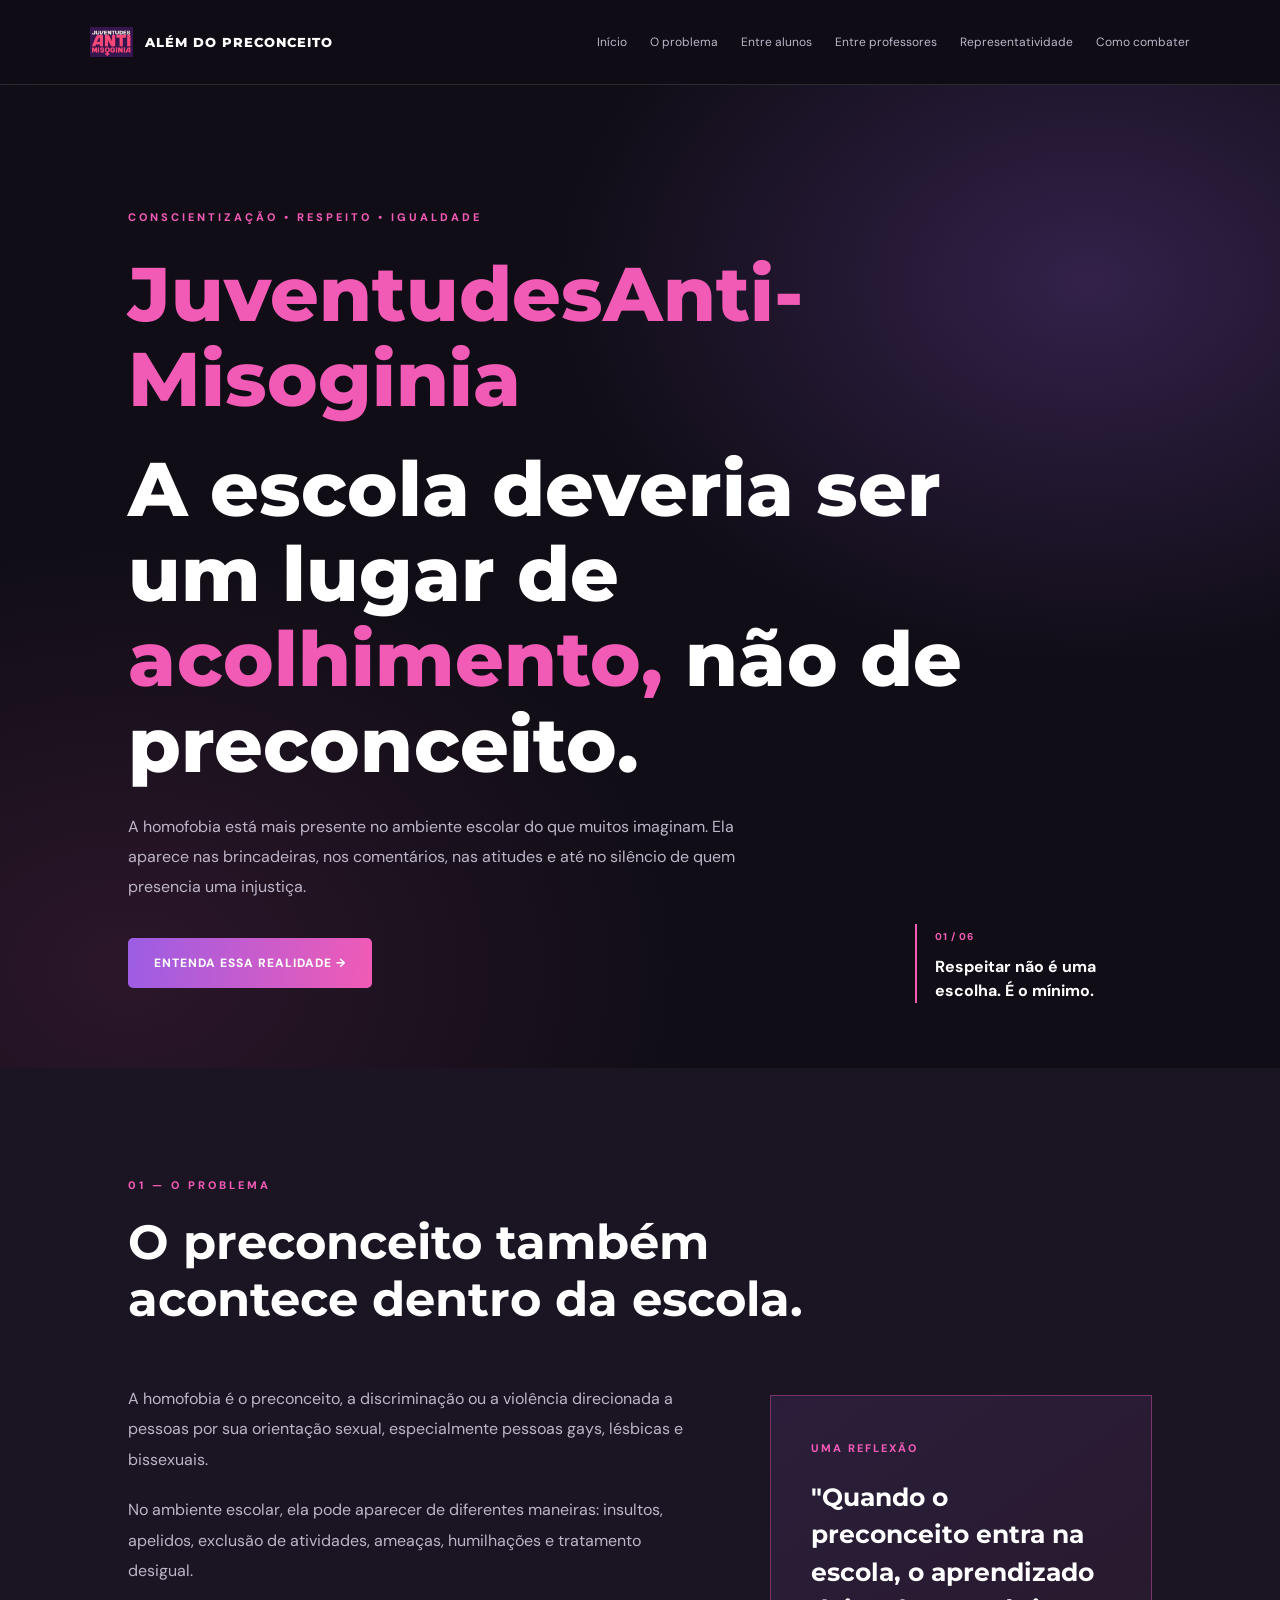
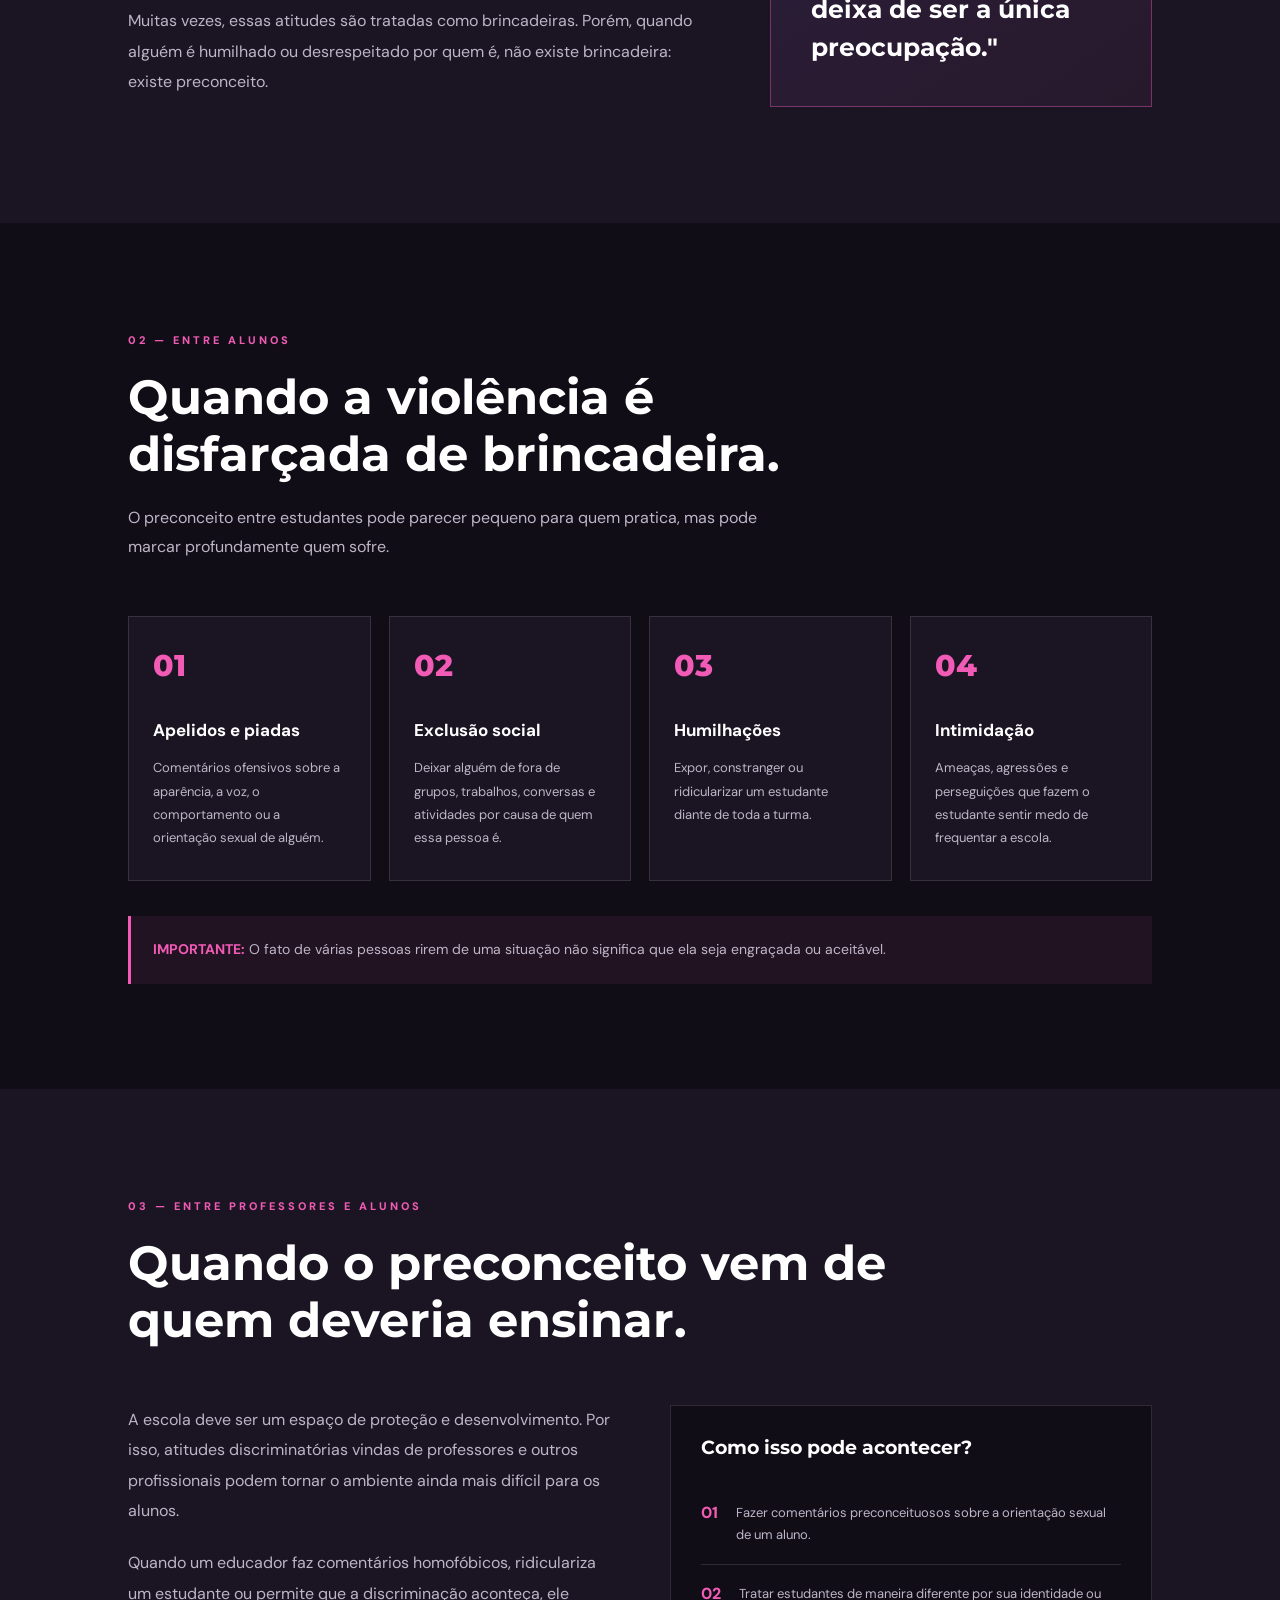
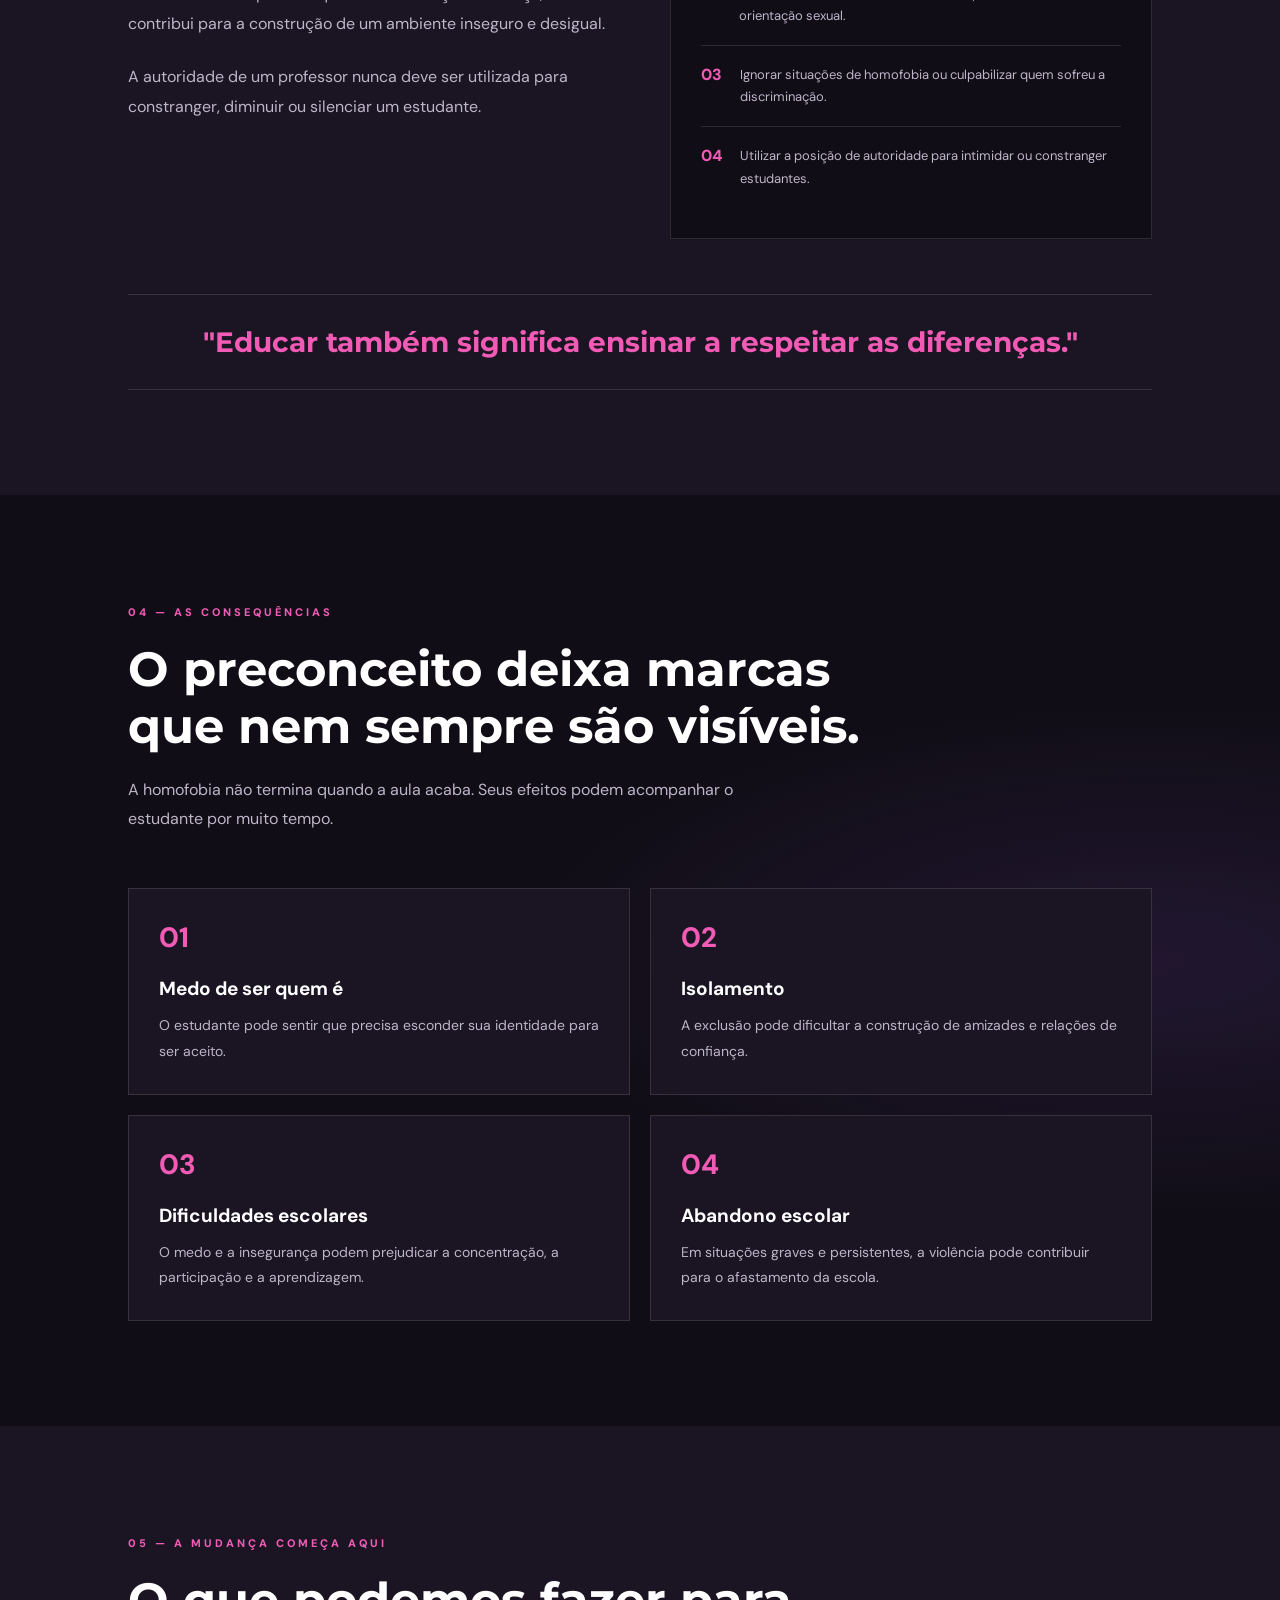
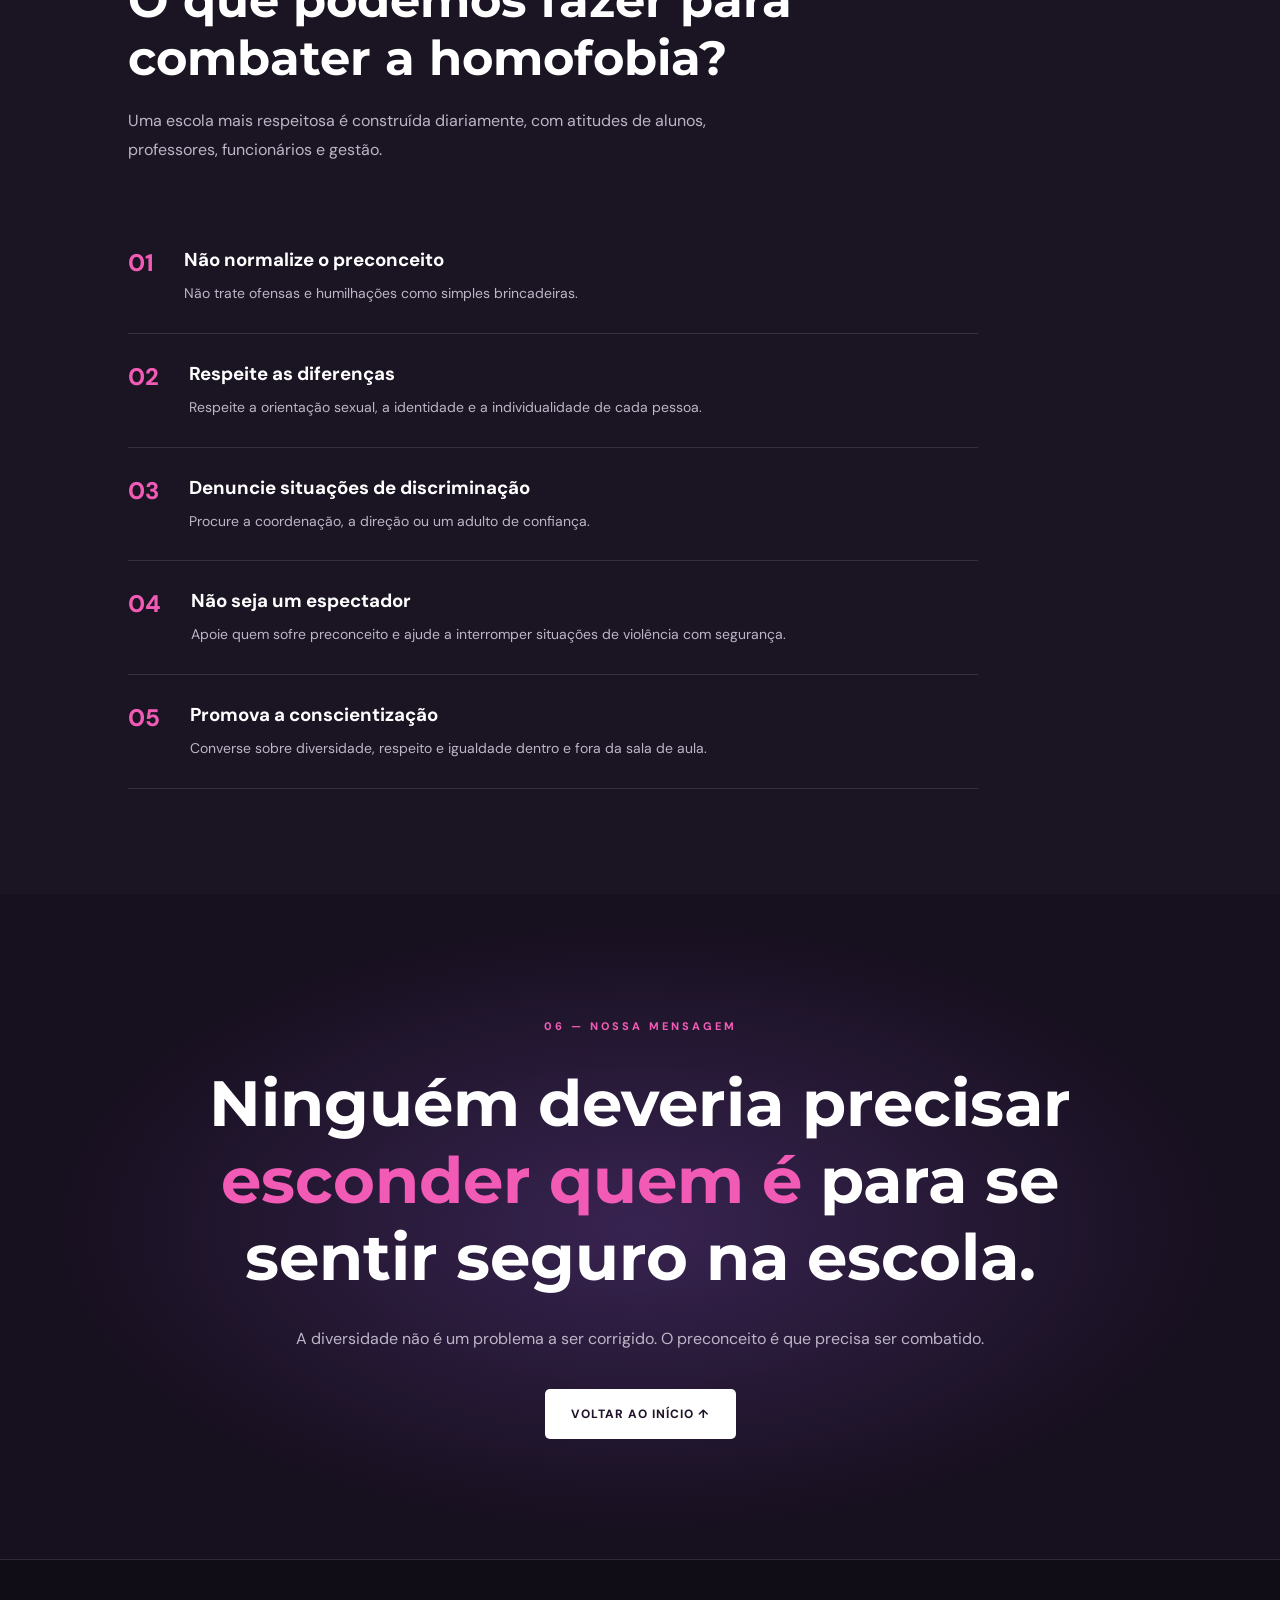
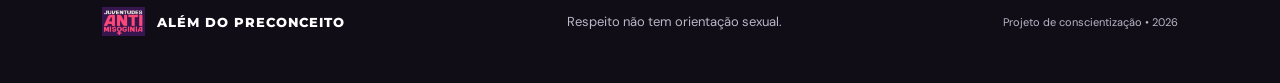
<file: index.html>
<!DOCTYPE html>
<html lang="pt-BR">
<head>
    <meta charset="UTF-8">
    <meta name="viewport" content="width=device-width, initial-scale=1.0">

    <title>Além do Preconceito | Homofobia na Escola</title>

    <link rel="stylesheet" href="style.css">
    <link rel="preconnect" href="https://fonts.googleapis.com">
    <link rel="preconnect" href="https://fonts.gstatic.com" crossorigin>
    <link href="https://fonts.googleapis.com/css2?family=DM+Sans:wght@400;500;600;700&family=Montserrat:wght@400;500;600;700;800&display=swap" rel="stylesheet">
</head>

<body>

    <!-- CABEÇALHO -->
    <header class="cabecalho">
        <div class="logo">
            <img src="logo.png" alt="Logo do projeto">
            <span>ALÉM DO PRECONCEITO</span>
        </div>

        <button class="menu-toggle" id="menu-toggle" aria-label="Abrir menu">
            ☰
        </button>

        
<nav class="menu" id="menu">
    <a href="index.html">Início</a>
    <a href="index.html#sobre">O problema</a>
    <a href="index.html#alunos">Entre alunos</a>
    <a href="index.html#professores">Entre professores</a>
    <a href="representatividade.html">Representatividade</a>
    <a href="index.html#solucoes">Como combater</a>
</nav>
    </header>

    <main>

        <!-- INÍCIO -->
        <section class="hero" id="inicio">
            <div class="hero-content">
                <span class="etiqueta">CONSCIENTIZAÇÃO • RESPEITO • IGUALDADE</span>

            <h1><span>JuventudesAnti-Misoginia</span></h1>

                <h1>
                    A escola deveria ser um lugar de
                    <span>acolhimento,</span>
                    não de preconceito.
                </h1>

                <p>
                    A homofobia está mais presente no ambiente escolar
                    do que muitos imaginam. Ela aparece nas brincadeiras,
                    nos comentários, nas atitudes e até no silêncio de quem
                    presencia uma injustiça.
                </p>

                <a href="#sobre" class="botao">
                    ENTENDA ESSA REALIDADE →
                </a>
            </div>

            <div class="hero-frase">
                <span>01 / 06</span>
                <h2>Respeitar não é uma escolha. É o mínimo.</h2>
            </div>
        </section>

        <!-- SOBRE -->
        <section class="secao sobre" id="sobre">
            <div class="titulo-secao">
                <span>01 — O PROBLEMA</span>
                <h2>O preconceito também acontece dentro da escola.</h2>
            </div>

            <div class="sobre-conteudo">
                <div>
                    <p>
                        A homofobia é o preconceito, a discriminação ou a
                        violência direcionada a pessoas por sua orientação
                        sexual, especialmente pessoas gays, lésbicas e bissexuais.
                    </p>

                    <p>
                        No ambiente escolar, ela pode aparecer de diferentes
                        maneiras: insultos, apelidos, exclusão de atividades,
                        ameaças, humilhações e tratamento desigual.
                    </p>

                    <p>
                        Muitas vezes, essas atitudes são tratadas como
                        brincadeiras. Porém, quando alguém é humilhado ou
                        desrespeitado por quem é, não existe brincadeira:
                        existe preconceito.
                    </p>
                </div>

                <div class="frase-destaque">
                    <span>UMA REFLEXÃO</span>
                    <h3>
                        "Quando o preconceito entra na escola,
                        o aprendizado deixa de ser a única preocupação."
                    </h3>
                </div>
            </div>
        </section>

        <!-- ENTRE ALUNOS -->
        <section class="secao alunos" id="alunos">
            <div class="titulo-secao">
                <span>02 — ENTRE ALUNOS</span>
                <h2>Quando a violência é disfarçada de brincadeira.</h2>
                <p>
                    O preconceito entre estudantes pode parecer pequeno
                    para quem pratica, mas pode marcar profundamente
                    quem sofre.
                </p>
            </div>

            <div class="cards">
                <article class="card">
                    <div class="numero">01</div>
                    <h3>Apelidos e piadas</h3>
                    <p>
                        Comentários ofensivos sobre a aparência, a voz,
                        o comportamento ou a orientação sexual de alguém.
                    </p>
                </article>

                <article class="card">
                    <div class="numero">02</div>
                    <h3>Exclusão social</h3>
                    <p>
                        Deixar alguém de fora de grupos, trabalhos,
                        conversas e atividades por causa de quem essa
                        pessoa é.
                    </p>
                </article>

                <article class="card">
                    <div class="numero">03</div>
                    <h3>Humilhações</h3>
                    <p>
                        Expor, constranger ou ridicularizar um estudante
                        diante de toda a turma.
                    </p>
                </article>

                <article class="card">
                    <div class="numero">04</div>
                    <h3>Intimidação</h3>
                    <p>
                        Ameaças, agressões e perseguições que fazem
                        o estudante sentir medo de frequentar a escola.
                    </p>
                </article>
            </div>

            <div class="alerta">
                <strong>IMPORTANTE:</strong>
                O fato de várias pessoas rirem de uma situação não
                significa que ela seja engraçada ou aceitável.
            </div>
        </section>

        <!-- ENTRE PROFESSORES E ALUNOS -->
        <section class="secao professores" id="professores">
            <div class="titulo-secao">
                <span>03 — ENTRE PROFESSORES E ALUNOS</span>
                <h2>Quando o preconceito vem de quem deveria ensinar.</h2>
            </div>

            <div class="professores-conteudo">
                <div class="professores-texto">
                    <p>
                        A escola deve ser um espaço de proteção e
                        desenvolvimento. Por isso, atitudes discriminatórias
                        vindas de professores e outros profissionais podem
                        tornar o ambiente ainda mais difícil para os alunos.
                    </p>

                    <p>
                        Quando um educador faz comentários homofóbicos,
                        ridiculariza um estudante ou permite que a discriminação
                        aconteça, ele contribui para a construção de um ambiente
                        inseguro e desigual.
                    </p>

                    <p>
                        A autoridade de um professor nunca deve ser utilizada
                        para constranger, diminuir ou silenciar um estudante.
                    </p>
                </div>

                <div class="exemplos">
                    <h3>Como isso pode acontecer?</h3>

                    <div class="exemplo">
                        <span>01</span>
                        <p>Fazer comentários preconceituosos sobre a orientação sexual de um aluno.</p>
                    </div>

                    <div class="exemplo">
                        <span>02</span>
                        <p>Tratar estudantes de maneira diferente por sua identidade ou orientação sexual.</p>
                    </div>

                    <div class="exemplo">
                        <span>03</span>
                        <p>Ignorar situações de homofobia ou culpabilizar quem sofreu a discriminação.</p>
                    </div>

                    <div class="exemplo">
                        <span>04</span>
                        <p>Utilizar a posição de autoridade para intimidar ou constranger estudantes.</p>
                    </div>
                </div>
            </div>

            <div class="frase-professor">
                "Educar também significa ensinar a respeitar as diferenças."
            </div>
        </section>

        <!-- CONSEQUÊNCIAS -->
        <section class="secao consequencias" id="consequencias">
            <div class="titulo-secao">
                <span>04 — AS CONSEQUÊNCIAS</span>
                <h2>O preconceito deixa marcas que nem sempre são visíveis.</h2>
                <p>
                    A homofobia não termina quando a aula acaba.
                    Seus efeitos podem acompanhar o estudante por muito tempo.
                </p>
            </div>

            <div class="consequencias-grid">
                <div>
                    <span>01</span>
                    <h3>Medo de ser quem é</h3>
                    <p>O estudante pode sentir que precisa esconder sua identidade para ser aceito.</p>
                </div>

                <div>
                    <span>02</span>
                    <h3>Isolamento</h3>
                    <p>A exclusão pode dificultar a construção de amizades e relações de confiança.</p>
                </div>

                <div>
                    <span>03</span>
                    <h3>Dificuldades escolares</h3>
                    <p>O medo e a insegurança podem prejudicar a concentração, a participação e a aprendizagem.</p>
                </div>

                <div>
                    <span>04</span>
                    <h3>Abandono escolar</h3>
                    <p>Em situações graves e persistentes, a violência pode contribuir para o afastamento da escola.</p>
                </div>
            </div>
        </section>

        <!-- COMBATE -->
        <section class="secao solucoes" id="solucoes">
            <div class="titulo-secao">
                <span>05 — A MUDANÇA COMEÇA AQUI</span>
                <h2>O que podemos fazer para combater a homofobia?</h2>
                <p>
                    Uma escola mais respeitosa é construída diariamente,
                    com atitudes de alunos, professores, funcionários e gestão.
                </p>
            </div>

            <div class="solucoes-lista">
                <div class="solucao">
                    <span>01</span>
                    <div>
                        <h3>Não normalize o preconceito</h3>
                        <p>Não trate ofensas e humilhações como simples brincadeiras.</p>
                    </div>
                </div>

                <div class="solucao">
                    <span>02</span>
                    <div>
                        <h3>Respeite as diferenças</h3>
                        <p>Respeite a orientação sexual, a identidade e a individualidade de cada pessoa.</p>
                    </div>
                </div>

                <div class="solucao">
                    <span>03</span>
                    <div>
                        <h3>Denuncie situações de discriminação</h3>
                        <p>Procure a coordenação, a direção ou um adulto de confiança.</p>
                    </div>
                </div>

                <div class="solucao">
                    <span>04</span>
                    <div>
                        <h3>Não seja um espectador</h3>
                        <p>Apoie quem sofre preconceito e ajude a interromper situações de violência com segurança.</p>
                    </div>
                </div>

                <div class="solucao">
                    <span>05</span>
                    <div>
                        <h3>Promova a conscientização</h3>
                        <p>Converse sobre diversidade, respeito e igualdade dentro e fora da sala de aula.</p>
                    </div>
                </div>
            </div>
        </section>

        <!-- MENSAGEM FINAL -->
        <section class="final">
            <span>06 — NOSSA MENSAGEM</span>

            <h2>
                Ninguém deveria precisar
                <span>esconder quem é</span>
                para se sentir seguro na escola.
            </h2>

            <p>
                A diversidade não é um problema a ser corrigido.
                O preconceito é que precisa ser combatido.
            </p>

            <a href="#inicio" class="botao botao-claro">
                VOLTAR AO INÍCIO ↑
            </a>
        </section>

    </main>

    <!-- RODAPÉ -->
    <footer class="rodape">
        <div class="logo">
            <img src="logo.png" alt="Logo do projeto">
            <span>ALÉM DO PRECONCEITO</span>
        </div>

        <p>Respeito não tem orientação sexual.</p>
        <p class="creditos">Projeto de conscientização • 2026</p>
    </footer>

    <script src="script.js"></script>

</body>
</html>
</file>
<file: style.css>
:root {
    --fundo: #100d16;
    --fundo-claro: #1b1523;
    --roxo: #9b5de5;
    --rosa: #f15bb5;
    --branco: #ffffff;
    --cinza: #bdb5c8;
    --borda: rgba(255, 255, 255, 0.12);
}

* {
    margin: 0;
    padding: 0;
    box-sizing: border-box;
    scroll-behavior: smooth;
}

body {
    background: var(--fundo);
    color: var(--branco);
    font-family: "DM Sans", sans-serif;
    overflow-x: hidden;
}

a {
    text-decoration: none;
    color: inherit;
}

/* CABEÇALHO */

.cabecalho {
    width: 100%;
    min-height: 85px;
    padding: 18px 7%;
    display: flex;
    align-items: center;
    justify-content: space-between;
    background: rgba(16, 13, 22, 0.95);
    border-bottom: 1px solid var(--borda);
    position: sticky;
    top: 0;
    z-index: 1000;
    backdrop-filter: blur(15px);
}

.logo {
    display: flex;
    align-items: center;
    gap: 12px;
    font-family: "Montserrat", sans-serif;
    font-size: 13px;
    font-weight: 800;
    letter-spacing: 1px;
}

.logo img {
    width: 43px;
    height: 43px;
    object-fit: contain;
}

.menu {
    display: flex;
    align-items: center;
    gap: 23px;
}

.menu a {
    font-size: 12px;
    color: var(--cinza);
    transition: 0.3s;
}

.menu a:hover {
    color: var(--rosa);
}

.menu-toggle {
    display: none;
    background: none;
    border: none;
    color: white;
    font-size: 28px;
    cursor: pointer;
}

/* INÍCIO */

.hero {
    min-height: 680px;
    padding: 120px 10% 80px;
    display: flex;
    flex-direction: column;
    justify-content: center;
    position: relative;
    overflow: hidden;
    background:
        radial-gradient(ellipse at 85% 20%, rgba(155, 93, 229, 0.25), transparent 35%),
        radial-gradient(ellipse at 10% 90%, rgba(241, 91, 181, 0.12), transparent 35%),
        var(--fundo);
}

.hero-content {
    max-width: 850px;
    position: relative;
    z-index: 2;
}

.etiqueta {
    color: var(--rosa);
    font-size: 11px;
    font-weight: 700;
    letter-spacing: 3px;
}

.hero h1 {
    font-family: "Montserrat", sans-serif;
    font-size: clamp(38px, 6vw, 76px);
    font-weight: 800;
    line-height: 1.12;
    margin: 25px 0;
}

.hero h1 span,
.final h2 span {
    color: var(--rosa);
}

.hero-content p {
    max-width: 620px;
    color: var(--cinza);
    font-size: 16px;
    line-height: 1.9;
    margin-bottom: 35px;
}

.botao {
    display: inline-block;
    padding: 17px 26px;
    background: linear-gradient(100deg, var(--roxo), var(--rosa));
    border-radius: 5px;
    font-size: 12px;
    font-weight: 800;
    letter-spacing: 1px;
    transition: 0.3s;
}

.botao:hover {
    transform: translateY(-4px);
    box-shadow: 0 10px 30px rgba(241, 91, 181, 0.25);
}

.hero-frase {
    position: absolute;
    right: 8%;
    bottom: 65px;
    max-width: 230px;
    border-left: 2px solid var(--rosa);
    padding-left: 18px;
}

.hero-frase span {
    color: var(--rosa);
    font-size: 11px;
    font-weight: 700;
}

.hero-frase h2 {
    font-size: 16px;
    line-height: 1.5;
    margin-top: 10px;
}

/* SEÇÕES */

.secao {
    padding: 105px 10%;
}

.titulo-secao {
    max-width: 800px;
    margin-bottom: 55px;
}

.titulo-secao > span,
.final > span {
    color: var(--rosa);
    font-size: 11px;
    font-weight: 800;
    letter-spacing: 3px;
}

.titulo-secao h2 {
    font-family: "Montserrat", sans-serif;
    font-size: clamp(30px, 4vw, 48px);
    line-height: 1.2;
    margin: 20px 0;
}

.titulo-secao > p {
    color: var(--cinza);
    line-height: 1.8;
    max-width: 650px;
}

/* SOBRE */

.sobre {
    background: var(--fundo-claro);
}

.sobre-conteudo {
    display: grid;
    grid-template-columns: 1.2fr 0.8fr;
    gap: 70px;
    align-items: center;
}

.sobre-conteudo p {
    color: var(--cinza);
    line-height: 1.9;
    margin-bottom: 20px;
}

.frase-destaque {
    padding: 40px;
    border: 1px solid rgba(241, 91, 181, 0.4);
    background: linear-gradient(145deg, rgba(155, 93, 229, 0.12), rgba(241, 91, 181, 0.06));
}

.frase-destaque span {
    color: var(--rosa);
    font-size: 11px;
    letter-spacing: 2px;
    font-weight: 800;
}

.frase-destaque h3 {
    font-family: "Montserrat", sans-serif;
    font-size: 25px;
    line-height: 1.5;
    margin-top: 22px;
}

/* CARDS */

.alunos {
    background: var(--fundo);
}

.cards {
    display: grid;
    grid-template-columns: repeat(4, 1fr);
    gap: 18px;
}

.card {
    padding: 30px 24px;
    min-height: 260px;
    background: var(--fundo-claro);
    border: 1px solid var(--borda);
    transition: 0.3s;
}

.card:hover {
    transform: translateY(-8px);
    border-color: var(--rosa);
}

.numero {
    color: var(--rosa);
    font-size: 30px;
    font-weight: 800;
    font-family: "Montserrat", sans-serif;
    margin-bottom: 35px;
}

.card h3 {
    font-size: 17px;
    margin-bottom: 15px;
}

.card p {
    color: var(--cinza);
    font-size: 13px;
    line-height: 1.8;
}

.alerta {
    margin-top: 35px;
    padding: 22px;
    background: rgba(241, 91, 181, 0.08);
    border-left: 3px solid var(--rosa);
    color: var(--cinza);
    line-height: 1.7;
    font-size: 14px;
}

.alerta strong {
    color: var(--rosa);
}

/* PROFESSORES */

.professores {
    background: var(--fundo-claro);
}

.professores-conteudo {
    display: grid;
    grid-template-columns: 1fr 1fr;
    gap: 60px;
}

.professores-texto p {
    color: var(--cinza);
    line-height: 1.9;
    margin-bottom: 22px;
}

.exemplos {
    padding: 30px;
    background: var(--fundo);
    border: 1px solid var(--borda);
}

.exemplos h3 {
    font-family: "Montserrat", sans-serif;
    font-size: 19px;
    margin-bottom: 25px;
}

.exemplo {
    display: flex;
    gap: 18px;
    padding: 18px 0;
    border-bottom: 1px solid var(--borda);
}

.exemplo:last-child {
    border-bottom: none;
}

.exemplo span {
    color: var(--rosa);
    font-weight: 800;
}

.exemplo p {
    color: var(--cinza);
    font-size: 13px;
    line-height: 1.7;
}

.frase-professor {
    margin-top: 55px;
    padding: 30px;
    text-align: center;
    font-family: "Montserrat", sans-serif;
    font-size: clamp(19px, 3vw, 28px);
    font-weight: 700;
    color: var(--rosa);
    border-top: 1px solid var(--borda);
    border-bottom: 1px solid var(--borda);
}

/* CONSEQUÊNCIAS */

.consequencias {
    background:
        radial-gradient(ellipse at 90% 50%, rgba(155, 93, 229, 0.12), transparent 40%),
        var(--fundo);
}

.consequencias-grid {
    display: grid;
    grid-template-columns: repeat(2, 1fr);
    gap: 20px;
}

.consequencias-grid div {
    padding: 30px;
    background: var(--fundo-claro);
    border: 1px solid var(--borda);
}

.consequencias-grid span {
    color: var(--rosa);
    font-size: 28px;
    font-weight: 800;
}

.consequencias-grid h3 {
    margin: 20px 0 12px;
    font-size: 19px;
}

.consequencias-grid p {
    color: var(--cinza);
    font-size: 14px;
    line-height: 1.8;
}

/* SOLUÇÕES */

.solucoes {
    background: var(--fundo-claro);
}

.solucoes-lista {
    max-width: 850px;
}

.solucao {
    display: flex;
    gap: 30px;
    align-items: flex-start;
    padding: 27px 0;
    border-bottom: 1px solid var(--borda);
}

.solucao > span {
    color: var(--rosa);
    font-size: 24px;
    font-weight: 800;
}

.solucao h3 {
    margin-bottom: 10px;
}

.solucao p {
    color: var(--cinza);
    line-height: 1.7;
    font-size: 14px;
}

/* FINAL */

.final {
    padding: 120px 10%;
    text-align: center;
    background:
        radial-gradient(ellipse at center, rgba(155, 93, 229, 0.25), transparent 65%),
        #17101f;
}

.final h2 {
    max-width: 950px;
    margin: 30px auto;
    font-family: "Montserrat", sans-serif;
    font-size: clamp(35px, 5vw, 65px);
    line-height: 1.2;
}

.final p {
    color: var(--cinza);
    margin-bottom: 35px;
    line-height: 1.8;
}

.botao-claro {
    background: white;
    color: #211329;
}

/* RODAPÉ */

.rodape {
    padding: 40px 8%;
    display: flex;
    align-items: center;
    justify-content: space-between;
    flex-wrap: wrap;
    gap: 20px;
    border-top: 1px solid var(--borda);
}

.rodape > p {
    color: var(--cinza);
    font-size: 13px;
}

.rodape .creditos {
    font-size: 11px;
}

/* ANIMAÇÃO */

.card,
.solucao,
.consequencias-grid div {
    animation: aparecer 0.7s ease both;
}

@keyframes aparecer {
    from {
        opacity: 0;
        transform: translateY(20px);
    }

    to {
        opacity: 1;
        transform: translateY(0);
    }
}

/* RESPONSIVIDADE */

@media (max-width: 1050px) {
    .menu {
        gap: 12px;
    }

    .menu a {
        font-size: 11px;
    }

    .cards {
        grid-template-columns: repeat(2, 1fr);
    }
}

@media (max-width: 760px) {
    .cabecalho {
        padding: 16px 6%;
    }

    .menu-toggle {
        display: block;
    }

    .menu {
        display: none;
        position: absolute;
        top: 84px;
        left: 0;
        width: 100%;
        padding: 25px;
        background: #17101f;
        flex-direction: column;
        align-items: flex-start;
        gap: 22px;
        border-bottom: 1px solid var(--borda);
    }

    .menu.ativo {
        display: flex;
    }

    .menu a {
        font-size: 14px;
    }

    .hero {
        min-height: 650px;
        padding: 100px 7%;
    }

    .hero-frase {
        position: relative;
        right: auto;
        bottom: auto;
        margin-top: 65px;
    }

    .secao {
        padding: 75px 7%;
    }

    .sobre-conteudo,
    .professores-conteudo {
        grid-template-columns: 1fr;
        gap: 35px;
    }

    .cards {
        grid-template-columns: 1fr;
    }

    .consequencias-grid {
        grid-template-columns: 1fr;
    }

    .rodape {
        flex-direction: column;
        align-items: flex-start;
    }

    .final {
        padding: 90px 7%;
    }
}

@media (prefers-reduced-motion: reduce) {
    *,
    *::before,
    *::after {
        scroll-behavior: auto !important;
        animation: none !important;
        transition: none !important;
    }
}


/* =================================
   REPRESENTATIVIDADE
================================= */

.representa-hero {
    min-height: 620px;
    padding: 110px 10%;
    display: flex;
    flex-direction: column;
    justify-content: center;
    position: relative;
    overflow: hidden;

    background:
        radial-gradient(
            ellipse at 85% 25%,
            rgba(155, 93, 229, 0.25),
            transparent 40%
        ),
        radial-gradient(
            ellipse at 10% 90%,
            rgba(241, 91, 181, 0.13),
            transparent 35%
        ),
        var(--fundo);
}

.etiqueta {
    color: var(--rosa);
    font-size: 11px;
    font-weight: 800;
    letter-spacing: 3px;
}

.representa-hero h1 {
    max-width: 850px;
    margin: 25px 0;
    font-family: "Montserrat", sans-serif;
    font-size: clamp(40px, 6vw, 72px);
    line-height: 1.15;
}

.representa-hero h1 strong {
    color: var(--rosa);
}

.representa-hero > p {
    max-width: 650px;
    color: var(--cinza);
    line-height: 1.9;
    margin-bottom: 30px;
}

.representa-hero .botao {
    width: fit-content;
}

.hero-frase {
    position: absolute;
    right: 9%;
    bottom: 65px;
    max-width: 250px;
    border-left: 2px solid var(--rosa);
    padding-left: 18px;
}

.hero-frase span {
    color: var(--rosa);
    font-size: 10px;
    font-weight: 800;
    letter-spacing: 1px;
}

.hero-frase h2 {
    font-size: 16px;
    line-height: 1.5;
    margin-top: 10px;
}

/* INTRODUÇÃO */

.representa-intro {
    padding: 95px 10%;
    text-align: center;
    background: var(--fundo-claro);
}

.representa-intro > span {
    color: var(--rosa);
    font-size: 11px;
    font-weight: 800;
    letter-spacing: 3px;
}

.representa-intro h2 {
    max-width: 850px;
    margin: 25px auto;
    font-family: "Montserrat", sans-serif;
    font-size: clamp(28px, 4vw, 43px);
    line-height: 1.3;
}

.representa-intro p {
    max-width: 750px;
    margin: auto;
    color: var(--cinza);
    line-height: 1.9;
}

/* PERSONALIDADES */

.personalidades {
    padding: 100px 8%;
    background: var(--fundo);
}

.personalidades-titulo {
    margin-bottom: 50px;
}

.personalidades-titulo > span {
    color: var(--rosa);
    font-size: 11px;
    font-weight: 800;
    letter-spacing: 3px;
}

.personalidades-titulo h2 {
    margin: 20px 0;
    font-family: "Montserrat", sans-serif;
    font-size: clamp(30px, 4vw, 45px);
}

.personalidades-titulo p {
    color: var(--cinza);
    line-height: 1.8;
}

.personalidades-grid {
    display: grid;
    grid-template-columns: repeat(3, minmax(0, 1fr));
    gap: 25px;
}

.pessoa-card {
    overflow: hidden;
    background: var(--fundo-claro);
    border: 1px solid var(--borda);
    border-radius: 5px;
    transition: 0.3s;
}

.pessoa-card:hover {
    transform: translateY(-7px);
    border-color: var(--rosa);
    box-shadow: 0 15px 35px rgba(0, 0, 0, 0.2);
}

/* FOTOGRAFIAS */

.pessoa-foto {
    width: 100%;
    height: 270px;
    overflow: hidden;
    background: linear-gradient(135deg, #492079, #d94a9f);
}

.pessoa-foto img {
    width: 100%;
    height: 100%;
    object-fit: cover;
    object-position: center 25%;
    display: block;
    transition: transform 0.5s ease;
}

.pessoa-card:hover .pessoa-foto img {
    transform: scale(1.06);
}

/* INFORMAÇÕES */

.pessoa-info {
    padding: 27px;
}

.categoria {
    color: var(--rosa);
    font-size: 10px;
    font-weight: 800;
    letter-spacing: 1.5px;
}

.pessoa-info h3 {
    margin: 15px 0;
    font-family: "Montserrat", sans-serif;
    font-size: 22px;
}

.pessoa-info p {
    min-height: 145px;
    color: var(--cinza);
    font-size: 13px;
    line-height: 1.9;
    margin-bottom: 20px;
}

.pessoa-info a {
    display: inline-block;
    color: var(--rosa);
    font-size: 12px;
    font-weight: 700;
    transition: 0.3s;
}

.pessoa-info a:hover {
    color: white;
}

/* MENSAGEM FINAL */

.representatividade-final {
    padding: 110px 10%;
    text-align: center;

    background:
        radial-gradient(
            ellipse at center,
            rgba(155, 93, 229, 0.25),
            transparent 65%
        ),
        #17101f;
}

.representatividade-final > span {
    color: var(--rosa);
    font-size: 11px;
    font-weight: 800;
    letter-spacing: 3px;
}

.representatividade-final h2 {
    max-width: 900px;
    margin: 30px auto;
    font-family: "Montserrat", sans-serif;
    font-size: clamp(30px, 5vw, 55px);
    line-height: 1.25;
}

.representatividade-final p {
    max-width: 650px;
    margin: 0 auto 35px;
    color: var(--cinza);
    line-height: 1.9;
}

/* RESPONSIVIDADE */

@media (max-width: 1000px) {
    .personalidades-grid {
        grid-template-columns: repeat(2, minmax(0, 1fr));
    }
}

@media (max-width: 760px) {
    .representa-hero {
        padding: 100px 7%;
        min-height: 650px;
    }

    .hero-frase {
        position: relative;
        right: auto;
        bottom: auto;
        margin-top: 65px;
    }

    .representa-intro,
    .personalidades,
    .representatividade-final {
        padding-left: 7%;
        padding-right: 7%;
    }

    .personalidades-grid {
        grid-template-columns: 1fr;
    }

    .pessoa-foto {
        height: 300px;
    }

    .pessoa-info p {
        min-height: auto;
    }
}

@media (prefers-reduced-motion: reduce) {
    .pessoa-card,
    .pessoa-foto img {
        transition: none;
    }
}
</file>
